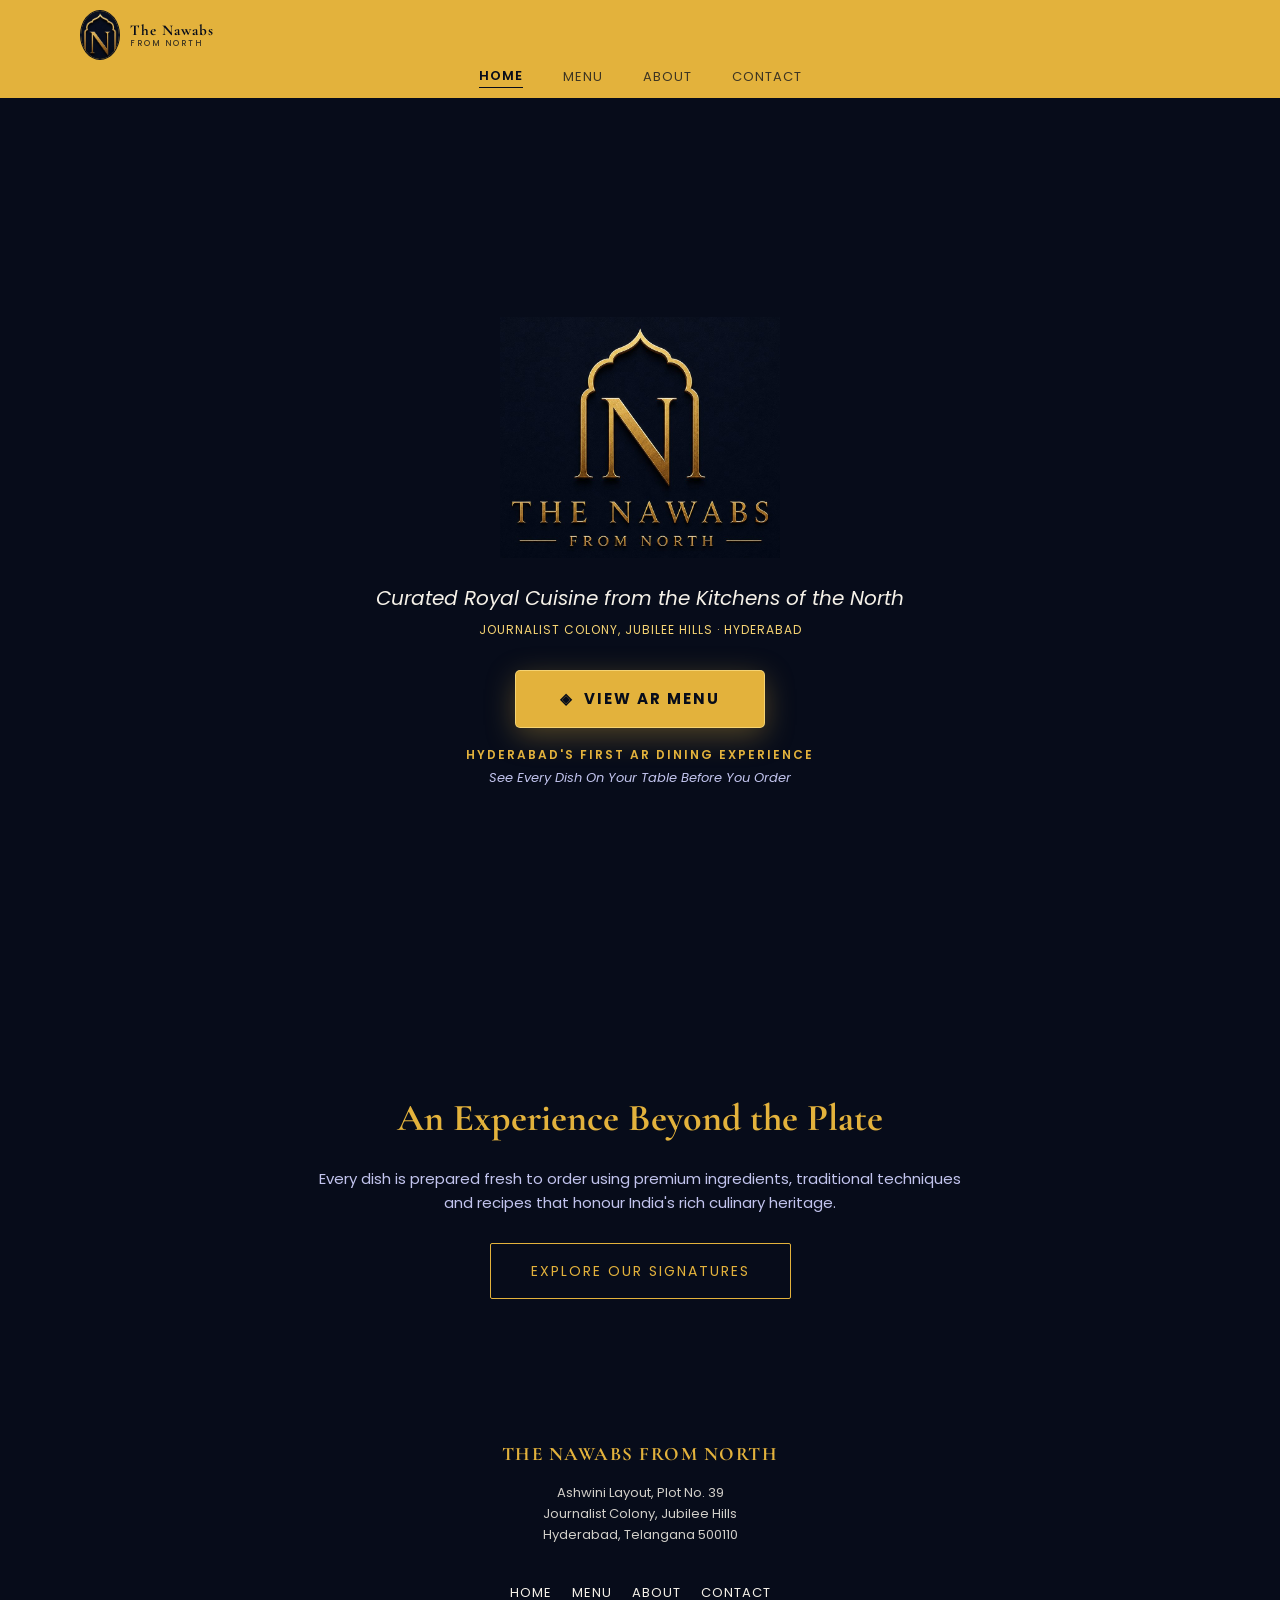
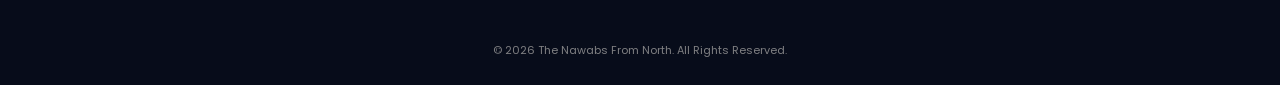
<file: index.html>
<!DOCTYPE html>
<html lang="en">
<head>
  <meta charset="UTF-8" />
  <meta name="viewport" content="width=device-width, initial-scale=1.0, maximum-scale=1.0, viewport-fit=cover" />
  <title>The Nawabs From North — Royal Menu</title>
  <meta name="description" content="Curated Royal Cuisine from the Kitchens of the North. Jubilee Hills, Hyderabad." />

  <!-- SEO: canonical + social sharing previews -->
  <link rel="canonical" href="https://thenawabsfromnorth.com/" />

  <meta property="og:type" content="restaurant.menu" />
  <meta property="og:title" content="The Nawabs From North — Royal Menu" />
  <meta property="og:description" content="Curated Royal Cuisine from the Kitchens of the North. Jubilee Hills, Hyderabad." />
  <meta property="og:url" content="https://thenawabsfromnorth.com/" />
  <meta property="og:image" content="https://thenawabsfromnorth.com/assets/logo/logo-full.jpg" />
  <meta property="og:site_name" content="The Nawabs From North" />
  <meta property="og:locale" content="en_IN" />

  <meta name="twitter:card" content="summary_large_image" />
  <meta name="twitter:title" content="The Nawabs From North — Royal Menu" />
  <meta name="twitter:description" content="Curated Royal Cuisine from the Kitchens of the North. Jubilee Hills, Hyderabad." />
  <meta name="twitter:image" content="https://thenawabsfromnorth.com/assets/logo/logo-full.jpg" />

  <!-- Favicon -->
  <link rel="icon" type="image/png" href="assets/logo/favicon-256.png" />
  <link rel="preload" as="image" href="assets/logo/logo-full.jpg" />

  <!-- Fonts (we'll pick final fonts together in Step 3) -->
  <link rel="preconnect" href="https://fonts.googleapis.com" />
  <link rel="preconnect" href="https://fonts.gstatic.com" crossorigin />
  <link href="https://fonts.googleapis.com/css2?family=Cormorant+Garamond:ital,wght@0,500;0,600;0,700;1,500&family=Poppins:wght@300;400;500;600&display=swap" rel="stylesheet" />

  <!-- Stylesheets -->
  <link rel="stylesheet" href="css/style.css" />
  <link rel="stylesheet" href="css/responsive.css" />

  <!-- Structured data: helps Google show address, hours, cuisine in search results -->
  <script type="application/ld+json">
  {
    "@context": "https://schema.org",
    "@type": "Restaurant",
    "name": "The Nawabs From North",
    "image": "https://thenawabsfromnorth.com/assets/logo/logo-full.jpg",
    "url": "https://thenawabsfromnorth.com/",
    "telephone": "+91-7993503300",
    "servesCuisine": ["North Indian", "Mughlai", "Tandoor", "Biryani"],
    "priceRange": "₹₹",
    "address": {
      "@type": "PostalAddress",
      "streetAddress": "Ashwini Layout, Plot No. 39, Journalist Colony",
      "addressLocality": "Jubilee Hills, Hyderabad",
      "addressRegion": "Telangana",
      "postalCode": "500110",
      "addressCountry": "IN"
    },
    "openingHoursSpecification": {
      "@type": "OpeningHoursSpecification",
      "dayOfWeek": ["Monday", "Tuesday", "Wednesday", "Thursday", "Friday", "Saturday", "Sunday"],
      "opens": "12:00",
      "closes": "23:30"
    },
    "menu": "https://thenawabsfromnorth.com/menu.html"
  }
  </script>
</head>
<body>

  <!-- ============================= -->
  <!-- NAVIGATION BAR                -->
  <!-- ============================= -->
  <header class="site-header">
    <nav class="navbar">
      <a href="index.html" class="nav-logo">
        <img src="assets/logo/logo-icon.jpg" alt="The Nawabs From North" width="40" height="40" />
        <span class="nav-logo-text">
          <span class="brand-main">The Nawabs</span>
          <span class="brand-sub">From North</span>
        </span>
      </a>

      <ul class="nav-links" id="navLinks">
        <li><a href="index.html">Home</a></li>
        <li><a href="menu.html">Menu</a></li>
        <li><a href="about.html">About</a></li>
        <li><a href="contact.html">Contact</a></li>
      </ul>
    </nav>
  </header>

  <!-- ============================= -->
  <!-- HERO SECTION                  -->
  <!-- ============================= -->
  <section class="hero">
    <div class="hero-content">
      <img src="assets/logo/logo-full.jpg" alt="The Nawabs From North" class="hero-logo" width="900" height="774" />
      <p class="hero-tagline">Curated Royal Cuisine from the Kitchens of the North</p>
      <p class="hero-location">Journalist Colony, Jubilee Hills · Hyderabad</p>

      <a href="menu.html" class="btn-ar-menu">
        <span class="ar-icon">◈</span> View AR Menu
      </a>

      <div class="hero-ar-subtext">
        <span class="eyebrow">Hyderabad's First AR Dining Experience</span>
        <span class="subline">See Every Dish On Your Table Before You Order</span>
      </div>
    </div>
  </section>

  <!-- ============================= -->
  <!-- BRAND INTRO SECTION            -->
  <!-- ============================= -->
  <section class="brand-intro fade-in">
    <h2>An Experience Beyond the Plate</h2>
    <p>
      Every dish is prepared fresh to order using premium ingredients,
      traditional techniques and recipes that honour India's rich culinary heritage.
    </p>
    <a href="menu.html" class="btn-secondary">Explore Our Signatures</a>
  </section>

  <!-- ============================= -->
  <!-- FOOTER                        -->
  <!-- ============================= -->
  <footer class="site-footer">
    <div class="footer-brand">
      <h3>THE NAWABS FROM NORTH</h3>
      <p>Ashwini Layout, Plot No. 39<br />
        Journalist Colony, Jubilee Hills<br />
        Hyderabad, Telangana 500110</p>
    </div>

    <div class="footer-links">
      <a href="index.html">Home</a>
      <a href="menu.html">Menu</a>
      <a href="about.html">About</a>
      <a href="contact.html">Contact</a>
    </div>

    <p class="footer-copyright">&copy; 2026 The Nawabs From North. All Rights Reserved.</p>
  </footer>

  <script src="js/script.js"></script>
</body>
</html>
</file>
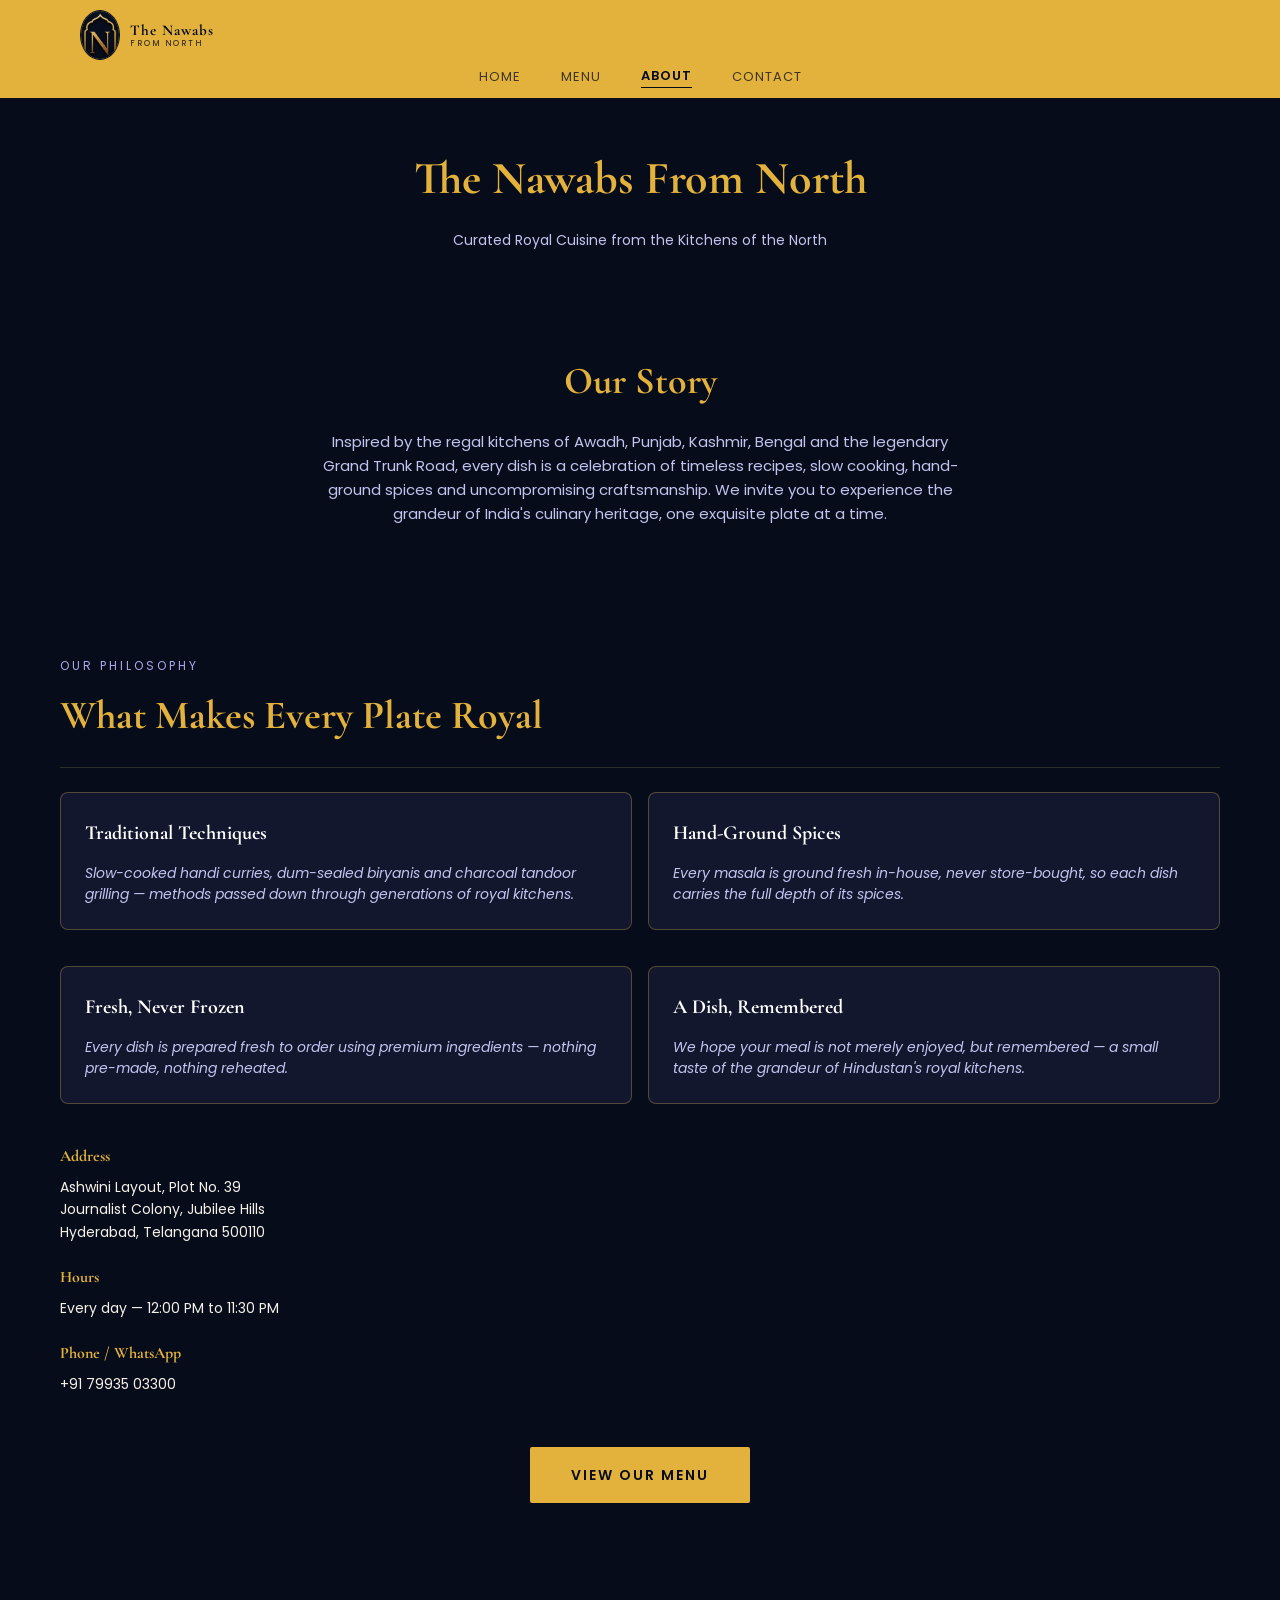
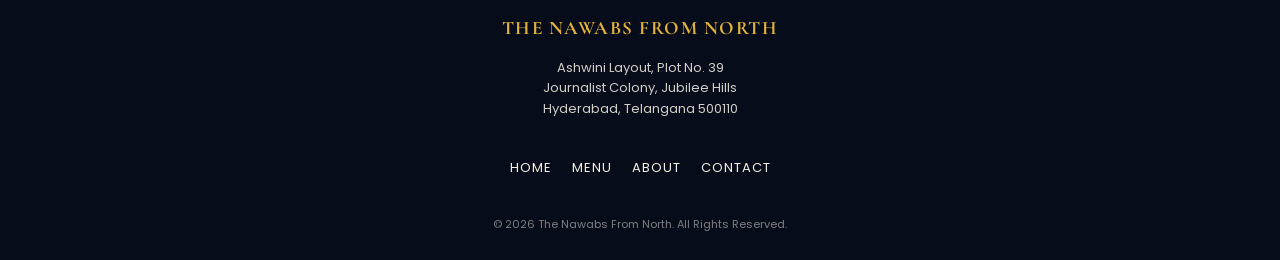
<file: about.html>
<!DOCTYPE html>
<html lang="en">
<head>
  <meta charset="UTF-8" />
  <meta name="viewport" content="width=device-width, initial-scale=1.0, maximum-scale=1.0, viewport-fit=cover" />
  <title>About Us — The Nawabs From North</title>
  <meta name="description" content="The story behind The Nawabs From North — royal cuisine inspired by the kitchens of Awadh, Punjab, Kashmir, Bengal and the Grand Trunk Road." />

  <!-- SEO: canonical + social sharing previews -->
  <link rel="canonical" href="https://thenawabsfromnorth.com/about.html" />

  <meta property="og:type" content="restaurant.menu" />
  <meta property="og:title" content="About Us — The Nawabs From North" />
  <meta property="og:description" content="The story behind The Nawabs From North — royal cuisine inspired by the kitchens of Awadh, Punjab, Kashmir, Bengal and the Grand Trunk Road." />
  <meta property="og:url" content="https://thenawabsfromnorth.com/about.html" />
  <meta property="og:image" content="https://thenawabsfromnorth.com/assets/logo/logo-full.jpg" />
  <meta property="og:site_name" content="The Nawabs From North" />
  <meta property="og:locale" content="en_IN" />

  <meta name="twitter:card" content="summary_large_image" />
  <meta name="twitter:title" content="About Us — The Nawabs From North" />
  <meta name="twitter:description" content="The story behind The Nawabs From North — royal cuisine inspired by the kitchens of Awadh, Punjab, Kashmir, Bengal and the Grand Trunk Road." />
  <meta name="twitter:image" content="https://thenawabsfromnorth.com/assets/logo/logo-full.jpg" />

  <link rel="icon" type="image/png" href="assets/logo/favicon-256.png" />

  <link rel="preconnect" href="https://fonts.googleapis.com" />
  <link rel="preconnect" href="https://fonts.gstatic.com" crossorigin />
  <link href="https://fonts.googleapis.com/css2?family=Cormorant+Garamond:ital,wght@0,500;0,600;0,700;1,500&family=Poppins:wght@300;400;500;600&display=swap" rel="stylesheet" />

  <link rel="stylesheet" href="css/style.css" />
  <link rel="stylesheet" href="css/responsive.css" />
</head>
<body id="top">

  <header class="site-header">
    <nav class="navbar">
      <a href="index.html" class="nav-logo">
        <img src="assets/logo/logo-icon.jpg" alt="The Nawabs From North" width="40" height="40" />
        <span class="nav-logo-text">
          <span class="brand-main">The Nawabs</span>
          <span class="brand-sub">From North</span>
        </span>
      </a>

      <ul class="nav-links" id="navLinks">
        <li><a href="index.html">Home</a></li>
        <li><a href="menu.html">Menu</a></li>
        <li><a href="about.html">About</a></li>
        <li><a href="contact.html">Contact</a></li>
      </ul>
    </nav>
  </header>

  <!-- ============================= -->
  <!-- ABOUT PAGE INTRO               -->
  <!-- ============================= -->
  <section class="contact-page-header">
    <h1 class="contact-page-title">The Nawabs From North</h1>
    <p class="contact-page-intro">Curated Royal Cuisine from the Kitchens of the North</p>
  </section>

  <!-- ============================= -->
  <!-- BRAND STORY                    -->
  <!-- ============================= -->
  <section class="brand-intro fade-in">
    <h2>Our Story</h2>
    <p>
      Inspired by the regal kitchens of Awadh, Punjab, Kashmir, Bengal and the legendary
      Grand Trunk Road, every dish is a celebration of timeless recipes, slow cooking,
      hand-ground spices and uncompromising craftsmanship. We invite you to experience
      the grandeur of India's culinary heritage, one exquisite plate at a time.
    </p>
  </section>

  <!-- ============================= -->
  <!-- PHILOSOPHY / WHAT MAKES US DIFFERENT -->
  <!-- ============================= -->
  <section class="menu-main">
    <div class="menu-section" id="philosophy" style="padding-top: 12px;">
      <span class="section-label">OUR PHILOSOPHY</span>
      <h2 class="section-title">What Makes Every Plate Royal</h2>
      <hr class="section-divider" />
      <div class="menu-grid">
        <div class="dish-card">
          <h3 class="dish-name">Traditional Techniques</h3>
          <p class="dish-description">Slow-cooked handi curries, dum-sealed biryanis and charcoal tandoor grilling &mdash; methods passed down through generations of royal kitchens.</p>
        </div>
        <div class="dish-card">
          <h3 class="dish-name">Hand-Ground Spices</h3>
          <p class="dish-description">Every masala is ground fresh in-house, never store-bought, so each dish carries the full depth of its spices.</p>
        </div>
        <div class="dish-card">
          <h3 class="dish-name">Fresh, Never Frozen</h3>
          <p class="dish-description">Every dish is prepared fresh to order using premium ingredients &mdash; nothing pre-made, nothing reheated.</p>
        </div>
        <div class="dish-card">
          <h3 class="dish-name">A Dish, Remembered</h3>
          <p class="dish-description">We hope your meal is not merely enjoyed, but remembered &mdash; a small taste of the grandeur of Hindustan's royal kitchens.</p>
        </div>
      </div>
    </div>
  </section>

  <!-- ============================= -->
  <!-- VISIT US                       -->
  <!-- ============================= -->
  <section class="contact-layout" style="grid-template-columns: 1fr; padding-top: 8px;">
    <div class="contact-info-block">
      <div class="contact-info-item">
        <h3>Address</h3>
        <p>Ashwini Layout, Plot No. 39<br />
          Journalist Colony, Jubilee Hills<br />
          Hyderabad, Telangana 500110</p>
      </div>
      <div class="contact-info-item">
        <h3>Hours</h3>
        <p>Every day &mdash; 12:00 PM to 11:30 PM</p>
      </div>
      <div class="contact-info-item">
        <h3>Phone / WhatsApp</h3>
        <a href="tel:+917993503300">+91 79935 03300</a>
      </div>
    </div>
    <div style="text-align: center; margin-top: 20px;">
      <a href="menu.html" class="btn-primary">View Our Menu</a>
    </div>
  </section>

  <!-- ============================= -->
  <!-- FOOTER                        -->
  <!-- ============================= -->
  <footer class="site-footer">
    <div class="footer-brand">
      <h3>THE NAWABS FROM NORTH</h3>
      <p>Ashwini Layout, Plot No. 39<br />
        Journalist Colony, Jubilee Hills<br />
        Hyderabad, Telangana 500110</p>
    </div>

    <div class="footer-links">
      <a href="index.html">Home</a>
      <a href="menu.html">Menu</a>
      <a href="about.html">About</a>
      <a href="contact.html">Contact</a>
    </div>

    <p class="footer-copyright">&copy; 2026 The Nawabs From North. All Rights Reserved.</p>
  </footer>

  <script src="js/script.js"></script>
</body>
</html>
</file>
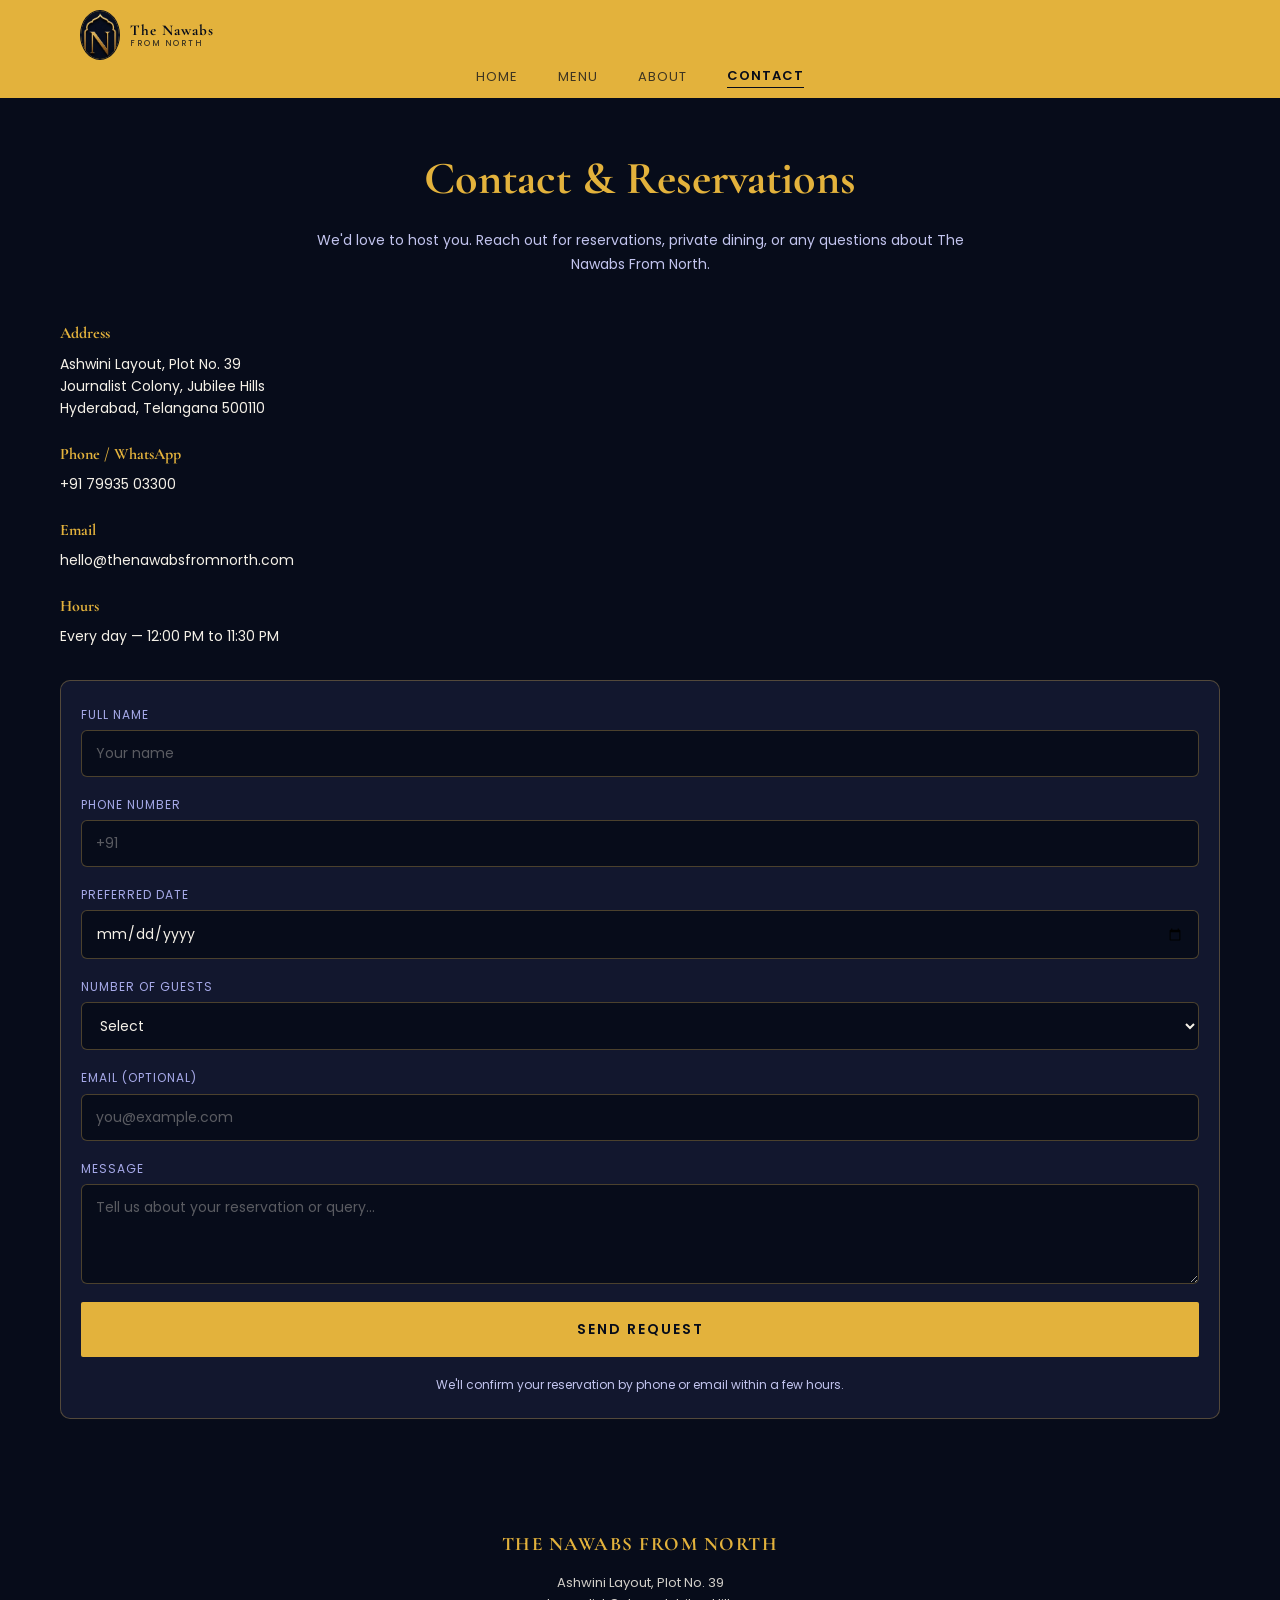
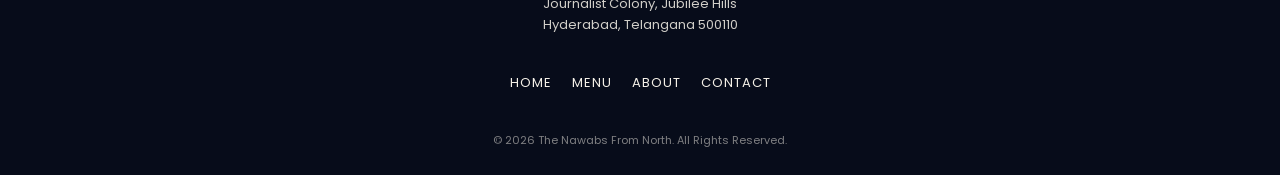
<file: contact.html>
<!DOCTYPE html>
<html lang="en">
<head>
  <meta charset="UTF-8" />
  <meta name="viewport" content="width=device-width, initial-scale=1.0, maximum-scale=1.0, viewport-fit=cover" />
  <title>Contact & Reservations — The Nawabs From North</title>
  <meta name="description" content="Get in touch with The Nawabs From North or reserve your table. Located in Journalist Colony, Jubilee Hills, Hyderabad." />

  <!-- SEO: canonical + social sharing previews -->
  <link rel="canonical" href="https://thenawabsfromnorth.com/contact.html" />

  <meta property="og:type" content="restaurant.menu" />
  <meta property="og:title" content="Contact & Reservations — The Nawabs From North" />
  <meta property="og:description" content="Get in touch with The Nawabs From North or reserve your table. Located in Journalist Colony, Jubilee Hills, Hyderabad." />
  <meta property="og:url" content="https://thenawabsfromnorth.com/contact.html" />
  <meta property="og:image" content="https://thenawabsfromnorth.com/assets/logo/logo-full.jpg" />
  <meta property="og:site_name" content="The Nawabs From North" />
  <meta property="og:locale" content="en_IN" />

  <meta name="twitter:card" content="summary_large_image" />
  <meta name="twitter:title" content="Contact & Reservations — The Nawabs From North" />
  <meta name="twitter:description" content="Get in touch with The Nawabs From North or reserve your table. Located in Journalist Colony, Jubilee Hills, Hyderabad." />
  <meta name="twitter:image" content="https://thenawabsfromnorth.com/assets/logo/logo-full.jpg" />

  <link rel="icon" type="image/png" href="assets/logo/favicon-256.png" />

  <link rel="preconnect" href="https://fonts.googleapis.com" />
  <link rel="preconnect" href="https://fonts.gstatic.com" crossorigin />
  <link href="https://fonts.googleapis.com/css2?family=Cormorant+Garamond:ital,wght@0,500;0,600;0,700;1,500&family=Poppins:wght@300;400;500;600&display=swap" rel="stylesheet" />

  <link rel="stylesheet" href="css/style.css" />
  <link rel="stylesheet" href="css/responsive.css" />
</head>
<body id="top">

  <header class="site-header">
    <nav class="navbar">
      <a href="index.html" class="nav-logo">
        <img src="assets/logo/logo-icon.jpg" alt="The Nawabs From North" width="40" height="40" />
        <span class="nav-logo-text">
          <span class="brand-main">The Nawabs</span>
          <span class="brand-sub">From North</span>
        </span>
      </a>

      <ul class="nav-links" id="navLinks">
        <li><a href="index.html">Home</a></li>
        <li><a href="menu.html">Menu</a></li>
        <li><a href="about.html">About</a></li>
        <li><a href="contact.html">Contact</a></li>
      </ul>
    </nav>
  </header>

  <!-- ============================= -->
  <!-- CONTACT PAGE INTRO             -->
  <!-- ============================= -->
  <section class="contact-page-header">
    <h1 class="contact-page-title">Contact &amp; Reservations</h1>
    <p class="contact-page-intro">
      We'd love to host you. Reach out for reservations, private dining,
      or any questions about The Nawabs From North.
    </p>
  </section>

  <!-- ============================= -->
  <!-- CONTACT INFO + FORM           -->
  <!-- ============================= -->
  <main class="contact-layout">

    <div class="contact-info-block">
      <div class="contact-info-item">
        <h3>Address</h3>
        <p>Ashwini Layout, Plot No. 39<br />
          Journalist Colony, Jubilee Hills<br />
          Hyderabad, Telangana 500110</p>
      </div>

      <div class="contact-info-item">
        <h3>Phone / WhatsApp</h3>
        <a href="tel:+917993503300">+91 79935 03300</a>
      </div>

      <div class="contact-info-item">
        <h3>Email</h3>
        <a href="mailto:hello@thenawabsfromnorth.com">hello@thenawabsfromnorth.com</a>
      </div>

      <div class="contact-info-item">
        <h3>Hours</h3>
        <p>Every day &mdash; 12:00 PM to 11:30 PM</p>
      </div>
    </div>

    <form class="contact-form" id="contactForm">
      <div class="form-row">
        <div class="form-group">
          <label for="fullName">Full Name</label>
          <input type="text" id="fullName" name="fullName" placeholder="Your name" required />
        </div>
        <div class="form-group">
          <label for="phone">Phone Number</label>
          <input type="tel" id="phone" name="phone" placeholder="+91" required />
        </div>
      </div>

      <div class="form-row">
        <div class="form-group">
          <label for="date">Preferred Date</label>
          <input type="date" id="date" name="date" />
        </div>
        <div class="form-group">
          <label for="guests">Number of Guests</label>
          <select id="guests" name="guests">
            <option value="">Select</option>
            <option value="1-2">1&ndash;2</option>
            <option value="3-4">3&ndash;4</option>
            <option value="5-8">5&ndash;8</option>
            <option value="9+">9+</option>
          </select>
        </div>
      </div>

      <div class="form-group">
        <label for="email">Email (optional)</label>
        <input type="email" id="email" name="email" placeholder="you@example.com" />
      </div>

      <div class="form-group">
        <label for="message">Message</label>
        <textarea id="message" name="message" placeholder="Tell us about your reservation or query..."></textarea>
      </div>

      <button type="submit" class="btn-primary">Send Request</button>
      <p class="form-submit-note">We'll confirm your reservation by phone or email within a few hours.</p>
    </form>

  </main>

  <!-- ============================= -->
  <!-- FOOTER                        -->
  <!-- ============================= -->
  <footer class="site-footer">
    <div class="footer-brand">
      <h3>THE NAWABS FROM NORTH</h3>
      <p>Ashwini Layout, Plot No. 39<br />
        Journalist Colony, Jubilee Hills<br />
        Hyderabad, Telangana 500110</p>
    </div>

    <div class="footer-links">
      <a href="index.html">Home</a>
      <a href="menu.html">Menu</a>
      <a href="about.html">About</a>
      <a href="contact.html">Contact</a>
    </div>

    <p class="footer-copyright">&copy; 2026 The Nawabs From North. All Rights Reserved.</p>
  </footer>

  <script src="js/script.js"></script>
</body>
</html>
</file>
<file: css/style.css>
/* =====================================================
   THE NAWABS FROM NORTH — MAIN STYLESHEET
   Mobile-first: base styles = phone. Larger screens are
   scaled UP in responsive.css using min-width media queries.
   ===================================================== */

/* -----------------------------------------------------
   1. CSS VARIABLES (Design System)
----------------------------------------------------- */
:root {
  /* Colors — matched to live site reference, boosted for contrast */
  --royal-blue: #070C1A;        /* precise match to logo background */
  --royal-blue-light: #12172E;  /* card background, slightly lighter */
  --card-border: rgba(230, 190, 90, 0.3);
  --gold: #E3B23C;              /* richer, more saturated gold */
  --gold-light: #F5D373;
  --lavender: #A6A9E8;          /* brighter periwinkle for inactive nav links */
  --white: #FFFFFF;             /* dish names, pure white for max contrast */
  --off-white: #F5F1E8;
  --desc-text: #C2C4EE;         /* italic description text, brighter lavender-gray */
  --text-dark: #1A1A1A;
  --text-muted: #6b6b6b;

  /* Fonts */
  --font-heading: 'Cormorant Garamond', serif;
  --font-body: 'Poppins', sans-serif;

  /* Spacing — smaller on mobile by default */
  --section-padding: 60px 20px;
  --max-width: 1200px;

  /* Transitions */
  --transition: 0.2s ease;

  /* Minimum comfortable tap target (Apple/Google standard) */
  --tap-target: 44px;
}

/* -----------------------------------------------------
   2. RESET & BASE STYLES
----------------------------------------------------- */
* {
  margin: 0;
  padding: 0;
  box-sizing: border-box;
  -webkit-tap-highlight-color: transparent; /* removes grey flash on tap, iOS/Android */
}

html {
  scroll-behavior: smooth;
}

body {
  font-family: var(--font-body);
  color: var(--off-white);
  background-color: var(--royal-blue);
  line-height: 1.6;
  overflow-x: hidden;
  font-size: 15px; /* comfortable base size for phone screens */
  /* Prevents content sitting under the iPhone notch/Dynamic Island or
     the rounded corners on Android edge-to-edge screens */
  padding-left: env(safe-area-inset-left);
  padding-right: env(safe-area-inset-right);
}

img {
  max-width: 100%;
  display: block;
}

a {
  text-decoration: none;
  color: inherit;
}

ul {
  list-style: none;
}

h1, h2, h3 {
  font-family: var(--font-heading);
  font-weight: 700;
}

button {
  font-family: inherit;
}

/* -----------------------------------------------------
   3. BUTTONS
   min-height ensures every button is easy to tap with a thumb
----------------------------------------------------- */
.btn-primary,
.btn-secondary {
  display: inline-flex;
  align-items: center;
  justify-content: center;
  min-height: var(--tap-target);
  padding: 14px 32px;
  border-radius: 2px;
  font-size: 13px;
  letter-spacing: 1.5px;
  text-transform: uppercase;
  cursor: pointer;
  transition: var(--transition);
  border: 1px solid transparent;
  -webkit-tap-highlight-color: transparent;
}

.btn-primary {
  background-color: var(--gold);
  color: var(--royal-blue);
  font-weight: 600;
}

/* :active = instant feedback on tap (works on touch, unlike :hover) */
.btn-primary:active {
  background-color: var(--gold-light);
  transform: scale(0.97);
}

.btn-secondary {
  background-color: transparent;
  color: var(--gold);
  border: 1px solid var(--gold);
}

.btn-secondary:active {
  background-color: var(--gold);
  color: var(--royal-blue);
}

/* Hover effects only apply on devices that actually support hover (laptops/desktops) */
@media (hover: hover) {
  .btn-primary:hover {
    background-color: var(--gold-light);
    transform: translateY(-2px);
  }
  .btn-secondary:hover {
    background-color: var(--gold);
    color: var(--royal-blue);
  }
}

/* -----------------------------------------------------
   4. NAVIGATION BAR (mobile default = collapsed hamburger)
----------------------------------------------------- */
.site-header {
  width: 100%;
  background-color: var(--gold);
  padding-top: env(safe-area-inset-top); /* clears notch since header sits at very top of page */
}

.navbar {
  max-width: var(--max-width);
  margin: 0 auto;
  display: flex;
  align-items: center;
  justify-content: space-between;
  flex-wrap: wrap;
  row-gap: 6px;
  padding: 8px 16px;
}

.nav-logo {
  display: flex;
  align-items: center;
  gap: 10px;
}

.nav-logo img {
  height: 40px;
  width: 40px;
  aspect-ratio: 1 / 1;
  flex-shrink: 0;
  border-radius: 50%;
  object-fit: cover;
  display: block;
  background-color: var(--royal-blue); /* keeps logo's own backdrop matching page navy */
  border: 1.5px solid var(--royal-blue);
}

.nav-logo-text {
  display: flex;
  flex-direction: column;
  line-height: 1.15;
}

.nav-logo-text .brand-main {
  font-family: var(--font-heading);
  font-size: 15px;
  font-weight: 700;
  color: var(--royal-blue);
  letter-spacing: 1px;
  white-space: nowrap;
}

.nav-logo-text .brand-sub {
  font-family: var(--font-body);
  font-size: 8px;
  font-weight: 500;
  color: var(--royal-blue);
  opacity: 0.75;
  letter-spacing: 1.5px;
  text-transform: uppercase;
  white-space: nowrap;
}

/* Nav links — always a horizontal row, no hamburger/slide-in panel needed */
.nav-links {
  display: flex;
  flex-direction: row;
  align-items: center;
  justify-content: center;
  gap: 16px;
  flex-wrap: wrap;
  width: 100%;
  order: 3; /* wraps to its own row below the logo on narrow phones */
}

.nav-links a {
  display: flex;
  align-items: center;
  color: var(--royal-blue);
  opacity: 0.75;
  font-size: 11px;
  letter-spacing: 1px;
  text-transform: uppercase;
  transition: var(--transition);
}

.nav-links a.active {
  opacity: 1;
  font-weight: 600;
  border-bottom: 1.5px solid var(--royal-blue);
}


/* -----------------------------------------------------
   5. HERO SECTION
----------------------------------------------------- */
.hero {
  min-height: 100svh; /* svh = stable viewport height, avoids mobile browser URL-bar jump */
  display: flex;
  align-items: center;
  justify-content: center;
  text-align: center;
  background-color: var(--royal-blue);
  padding: 40px 20px;
}

.hero-content {
  max-width: 800px;
  animation: fadeInUp 1s ease;
}

.hero-logo {
  max-width: 280px;
  width: 70%;
  height: auto;
  margin: 0 auto 24px;
}

.hero-title {
  color: var(--gold);
  font-size: clamp(30px, 9vw, 64px);
  letter-spacing: 2px;
  line-height: 1.2;
  margin-bottom: 16px;
  text-shadow: 0 0 30px rgba(227, 178, 60, 0.25);
}

.hero-title span {
  display: block;
  color: var(--gold-light);
}

.hero-tagline {
  color: var(--off-white);
  font-size: clamp(14px, 3.5vw, 20px);
  font-style: italic;
  margin-bottom: 6px;
  padding: 0 10px;
}

.hero-location {
  color: var(--gold-light);
  font-size: 12px;
  letter-spacing: 1px;
  text-transform: uppercase;
  margin-bottom: 32px;
}

/* Primary AR call-to-action — the main focus of the homepage */
.btn-ar-menu {
  display: inline-flex;
  align-items: center;
  justify-content: center;
  gap: 10px;
  min-height: 56px;
  padding: 16px 44px;
  background-color: var(--gold);
  color: var(--royal-blue);
  font-size: 15px;
  font-weight: 700;
  letter-spacing: 2px;
  text-transform: uppercase;
  border-radius: 4px;
  box-shadow: 0 0 0 1px var(--gold-light), 0 8px 30px rgba(227, 178, 60, 0.35);
  transition: var(--transition);
}

.btn-ar-menu:active {
  transform: scale(0.97);
  box-shadow: 0 0 0 1px var(--gold-light), 0 4px 16px rgba(227, 178, 60, 0.3);
}

@media (hover: hover) {
  .btn-ar-menu:hover {
    background-color: var(--gold-light);
    box-shadow: 0 0 0 1px var(--gold-light), 0 10px 40px rgba(227, 178, 60, 0.5);
    transform: translateY(-2px);
  }
}

.hero-ar-subtext {
  margin-top: 18px;
}

.hero-ar-subtext .eyebrow {
  display: block;
  color: var(--gold);
  font-size: 12px;
  font-weight: 600;
  letter-spacing: 2px;
  text-transform: uppercase;
  margin-bottom: 4px;
}

.hero-ar-subtext .subline {
  display: block;
  color: var(--desc-text);
  font-size: 13px;
  font-style: italic;
}

/* -----------------------------------------------------
   6. BRAND INTRO SECTION
----------------------------------------------------- */
.brand-intro {
  padding: var(--section-padding);
  max-width: 700px;
  margin: 0 auto;
  text-align: center;
}

.brand-intro h2 {
  color: var(--gold);
  font-size: clamp(24px, 6vw, 38px);
  margin-bottom: 18px;
}

.brand-intro p {
  color: var(--desc-text);
  font-size: 15px;
  margin-bottom: 28px;
}

/* -----------------------------------------------------
   7. CATEGORY FILTER BAR
   Matches thenawabsfromnorth.com's horizontal scroll row:
   All / Signatures / Punjab / Vegetarian / Grand Trunk / Mutton / Coastal / Rice / Biryani
----------------------------------------------------- */
.category-bar {
  position: sticky;
  top: 0;
  z-index: 500;
  display: flex;
  gap: 28px;
  overflow-x: auto;
  -webkit-overflow-scrolling: touch;
  scrollbar-width: none; /* hides scrollbar on Firefox */
  background-color: var(--royal-blue);
  padding: 16px 20px;
  border-bottom: 1px solid rgba(201, 178, 106, 0.15);
}

.category-bar::-webkit-scrollbar {
  display: none; /* hides scrollbar on Chrome/Safari */
}

.category-chip {
  flex: 0 0 auto;
  display: inline-flex;
  align-items: center;
  min-height: var(--tap-target);
  padding: 0 2px;
  color: var(--lavender);
  font-size: 13px;
  letter-spacing: 1.5px;
  text-transform: uppercase;
  white-space: nowrap;
  cursor: pointer;
  border-bottom: 2px solid transparent;
  transition: var(--transition);
}

.category-chip.active {
  color: var(--gold);
  border-bottom-color: var(--gold);
}

/* -----------------------------------------------------
   SECTION LABELS & TITLES
   e.g. "CHEF'S MASTERPIECES" (label) above
        "The Nawab's Signatures" (title)
----------------------------------------------------- */
.section-label {
  display: block;
  color: var(--lavender);
  font-size: 12px;
  letter-spacing: 3px;
  text-transform: uppercase;
  margin-bottom: 8px;
}

.section-title {
  color: var(--gold);
  font-size: clamp(26px, 6vw, 40px);
  margin-bottom: 20px;
}

.section-divider {
  border: none;
  border-top: 1px solid rgba(201, 178, 106, 0.2);
  margin-bottom: 24px;
}

/* -----------------------------------------------------
   DISH CARD
----------------------------------------------------- */
.dish-card {
  background-color: var(--royal-blue-light);
  border: 1px solid var(--card-border);
  border-radius: 8px;
  padding: 24px;
  margin-bottom: 20px;
  display: flex;
  flex-direction: column;
  gap: 14px;
}

.dish-badges {
  display: flex;
  gap: 8px;
  flex-wrap: wrap;
}

.badge {
  display: inline-flex;
  align-items: center;
  gap: 5px;
  padding: 4px 12px;
  border: 1px solid var(--gold);
  border-radius: 3px;
  color: var(--gold);
  font-size: 10px;
  letter-spacing: 1.5px;
  text-transform: uppercase;
}

.dish-name {
  color: var(--white);
  font-size: 20px;
  font-weight: 700;
}

.dish-description {
  color: var(--desc-text);
  font-size: 14px;
  font-style: italic;
  line-height: 1.5;
}

.dish-price {
  color: var(--gold);
  font-size: 18px;
  font-family: var(--font-heading);
}

.dish-card-footer {
  display: flex;
  align-items: center;
  justify-content: space-between;
  gap: 16px;
}

/* AR button — square outline with diamond icon, stacked "VIEW IN AR" text */
.ar-button {
  display: flex;
  flex-direction: column;
  align-items: center;
  justify-content: center;
  gap: 4px;
  min-width: 72px;
  min-height: 72px;
  border: 1.5px solid var(--gold);
  border-radius: 6px;
  color: var(--royal-blue);
  background: linear-gradient(145deg, var(--gold-light), var(--gold));
  font-size: 10px;
  font-weight: 600;
  letter-spacing: 1px;
  text-transform: uppercase;
  text-align: center;
  line-height: 1.4;
  cursor: pointer;
  flex-shrink: 0;
  box-shadow: 0 0 14px rgba(201, 174, 108, 0.45);
  transition: var(--transition);
}

.ar-button:active {
  transform: scale(0.96);
  box-shadow: 0 0 8px rgba(201, 174, 108, 0.3);
}

@media (hover: hover) {
  .ar-button:hover {
    box-shadow: 0 0 20px rgba(201, 174, 108, 0.65);
  }
}

.ar-button .ar-icon {
  font-size: 16px;
}

/* Dish cards that have a real AR model get a subtle highlighted border/glow
   so they're easy to spot while scanning the menu */
.dish-card.has-ar {
  border-color: var(--gold);
  box-shadow: 0 0 0 1px rgba(201, 174, 108, 0.25), 0 4px 18px rgba(201, 174, 108, 0.12);
  position: relative;
}

.dish-card.has-ar::before {
  content: "AR";
  position: absolute;
  top: -9px;
  left: 18px;
  background-color: var(--gold);
  color: var(--royal-blue);
  font-size: 10px;
  font-weight: 700;
  letter-spacing: 1px;
  padding: 2px 10px;
  border-radius: 10px;
}

/* -----------------------------------------------------
   MENU PAGE — intro header
----------------------------------------------------- */
.menu-page-header {
  padding: 44px 20px 8px;
  max-width: 720px;
  margin: 0 auto;
  text-align: center;
}

.menu-page-title {
  color: var(--gold);
  font-size: clamp(30px, 8vw, 46px);
  margin-bottom: 14px;
}

.menu-page-intro {
  color: var(--desc-text);
  font-size: 14px;
  line-height: 1.7;
}

/* -----------------------------------------------------
   MENU PAGE — section spacing + grid
----------------------------------------------------- */
.menu-main {
  max-width: var(--max-width);
  margin: 0 auto;
  padding: 0 20px;
}

.menu-section {
  padding-top: 48px;
  padding-bottom: 12px;
  scroll-margin-top: 64px; /* keeps heading visible below sticky category bar when jumped to */
}

.menu-grid {
  display: grid;
  grid-template-columns: 1fr;
  gap: 16px;
}

/* -----------------------------------------------------
   MENU PAGE — Grand Platter special section
----------------------------------------------------- */
.platter-section {
  background-color: var(--royal-blue-light);
  border: 1px solid var(--card-border);
  border-radius: 10px;
  padding: 28px 22px;
  margin-top: 20px;
}

.platter-subtitle {
  color: var(--gold);
  font-family: var(--font-heading);
  font-size: 18px;
  margin-bottom: 10px;
}

.platter-intro {
  color: var(--desc-text);
  font-size: 14px;
  margin-bottom: 20px;
}

.platter-columns {
  display: grid;
  grid-template-columns: 1fr;
  gap: 20px;
}

.platter-block-title {
  color: var(--gold);
  font-size: 16px;
  margin-bottom: 10px;
}

.platter-list {
  list-style: disc;
  padding-left: 20px;
}

.platter-list li {
  color: var(--off-white);
  font-size: 14px;
  margin-bottom: 6px;
}

/* -----------------------------------------------------
   MENU PAGE — Chef's Recommendation pills
----------------------------------------------------- */
.rec-pills-wrap {
  display: flex;
  flex-wrap: wrap;
  gap: 10px;
}

.rec-pill {
  display: inline-flex;
  align-items: center;
  padding: 10px 16px;
  border: 1px solid var(--gold);
  border-radius: 30px;
  color: var(--gold);
  font-size: 12px;
  letter-spacing: 0.5px;
}

/* -----------------------------------------------------
   AR PREVIEW MODAL
----------------------------------------------------- */
.ar-modal {
  display: none;
  position: fixed;
  inset: 0;
  z-index: 2000;
  background: rgba(0, 0, 0, 0.75);
  align-items: flex-end;
  justify-content: center;
}

.ar-modal.active {
  display: flex;
}

.ar-modal-inner {
  width: 100%;
  max-width: 480px;
  background-color: var(--royal-blue-light);
  border: 1px solid var(--card-border);
  border-radius: 16px 16px 0 0;
  padding: 20px;
  padding-bottom: calc(24px + env(safe-area-inset-bottom));
  position: relative;
  animation: slideUp 0.3s ease;
}

@keyframes slideUp {
  from { transform: translateY(100%); }
  to { transform: translateY(0); }
}

.ar-modal-close {
  position: absolute;
  top: 14px;
  right: 14px;
  width: 36px;
  height: 36px;
  border-radius: 50%;
  border: none;
  background-color: rgba(255, 255, 255, 0.08);
  color: var(--off-white);
  font-size: 20px;
  line-height: 1;
  cursor: pointer;
  z-index: 1;
}

.ar-modal-title {
  color: var(--gold);
  font-size: 20px;
  margin-bottom: 14px;
  padding-right: 40px;
}

.ar-launch-button {
  position: absolute;
  bottom: 16px;
  left: 50%;
  transform: translateX(-50%);
  padding: 12px 28px;
  border: none;
  border-radius: 30px;
  background: linear-gradient(145deg, var(--gold-light), var(--gold));
  color: var(--royal-blue);
  font-family: var(--font-body);
  font-size: 13px;
  font-weight: 600;
  letter-spacing: 0.5px;
  cursor: pointer;
  box-shadow: 0 0 14px rgba(201, 174, 108, 0.45);
}

.ar-modal-hint {
  color: var(--desc-text);
  font-size: 12px;
  text-align: center;
  margin-top: 14px;
}

/* -----------------------------------------------------
   CONTACT PAGE
----------------------------------------------------- */
.contact-page-header {
  padding: 44px 20px 8px;
  max-width: 720px;
  margin: 0 auto;
  text-align: center;
}

.contact-page-title {
  color: var(--gold);
  font-size: clamp(30px, 8vw, 46px);
  margin-bottom: 14px;
}

.contact-page-intro {
  color: var(--desc-text);
  font-size: 14px;
  line-height: 1.7;
}

.contact-layout {
  max-width: var(--max-width);
  margin: 0 auto;
  padding: 36px 20px 60px;
  display: grid;
  grid-template-columns: 1fr;
  gap: 32px;
}

.contact-info-block {
  display: flex;
  flex-direction: column;
  gap: 22px;
}

.contact-info-item h3 {
  color: var(--gold);
  font-size: 16px;
  margin-bottom: 6px;
}

.contact-info-item p,
.contact-info-item a {
  color: var(--off-white);
  font-size: 14px;
  line-height: 1.6;
}

.contact-info-item a {
  display: block;
}

/* Form */
.contact-form {
  display: flex;
  flex-direction: column;
  gap: 18px;
  background-color: var(--royal-blue-light);
  border: 1px solid var(--card-border);
  border-radius: 10px;
  padding: 24px 20px;
}

.form-row {
  display: grid;
  grid-template-columns: 1fr;
  gap: 18px;
}

.form-group {
  display: flex;
  flex-direction: column;
  gap: 6px;
}

.form-group label {
  color: var(--lavender);
  font-size: 12px;
  letter-spacing: 1px;
  text-transform: uppercase;
}

.form-group input,
.form-group select,
.form-group textarea {
  min-height: var(--tap-target);
  padding: 12px 14px;
  background-color: var(--royal-blue);
  border: 1px solid var(--card-border);
  border-radius: 6px;
  color: var(--off-white);
  font-family: var(--font-body);
  font-size: 14px;
}

.form-group textarea {
  min-height: 100px;
  resize: vertical;
}

.form-group input:focus,
.form-group select:focus,
.form-group textarea:focus {
  outline: none;
  border-color: var(--gold);
}

.form-group input::placeholder,
.form-group textarea::placeholder {
  color: rgba(245, 241, 232, 0.35);
}

.form-submit-note {
  color: var(--desc-text);
  font-size: 12px;
  text-align: center;
}

/* -----------------------------------------------------
   8. FOOTER
----------------------------------------------------- */
.site-footer {
  background-color: var(--royal-blue);
  color: var(--off-white);
  padding: 50px 20px calc(26px + env(safe-area-inset-bottom));
  text-align: center;
}

.footer-brand h3 {
  color: var(--gold);
  font-size: 19px;
  letter-spacing: 1.5px;
  margin-bottom: 14px;
}

.footer-brand p {
  font-size: 13px;
  color: var(--off-white);
  opacity: 0.85;
  margin-bottom: 26px;
}

.footer-links {
  display: flex;
  justify-content: center;
  gap: 20px;
  margin-bottom: 26px;
  flex-wrap: wrap;
}

.footer-links a {
  display: inline-flex;
  align-items: center;
  min-height: var(--tap-target);
  font-size: 12px;
  letter-spacing: 1px;
  text-transform: uppercase;
  color: var(--off-white);
}

.footer-links a:active {
  color: var(--gold);
}

.footer-copyright {
  font-size: 11px;
  color: var(--off-white);
  opacity: 0.5;
}

/* -----------------------------------------------------
   9. ANIMATIONS
----------------------------------------------------- */
@keyframes fadeInUp {
  from {
    opacity: 0;
    transform: translateY(20px);
  }
  to {
    opacity: 1;
    transform: translateY(0);
  }
}

/* Scroll-triggered fade-in (paired with IntersectionObserver in script.js) */
.fade-in {
  opacity: 0;
  transform: translateY(24px);
  transition: opacity 0.7s ease, transform 0.7s ease;
}

.fade-in-visible {
  opacity: 1;
  transform: translateY(0);
}
</file>
<file: css/responsive.css>
/* =====================================================
   RESPONSIVE.CSS — Mobile-first scale-up rules
   Base styles in style.css already target phones.
   These media queries ADD/ADJUST styles for bigger screens.
   ===================================================== */

/* -----------------------------------------------------
   SMALL PHONES (375px and under)
   e.g. iPhone SE, older/budget Android devices.
   Everything in style.css already works here since it's
   mobile-first, but we tighten a few things slightly.
----------------------------------------------------- */
@media (max-width: 375px) {
  .hero-title {
    letter-spacing: 1px;
  }

  .btn-primary,
  .btn-secondary {
    padding: 12px 24px;
    font-size: 12px;
  }

  .dish-card {
    padding: 18px;
  }

  .ar-button {
    min-width: 64px;
    min-height: 64px;
  }
}

/* -----------------------------------------------------
   TABLET AND UP (768px+)
----------------------------------------------------- */
@media (min-width: 768px) {
  :root {
    --section-padding: 90px 24px;
  }

  body {
    font-size: 16px;
  }

  .navbar {
    padding: 16px 32px;
  }

  .nav-logo img {
    height: 50px;
  }

  .category-bar {
    top: 0;
    padding: 16px 32px;
    justify-content: center;
  }

  .menu-grid {
    grid-template-columns: repeat(2, 1fr);
  }

  .platter-columns {
    grid-template-columns: 1fr 1fr;
  }

  .hero {
    padding-top: 50px;
  }
}

/* -----------------------------------------------------
   DESKTOP AND UP (1024px+)
----------------------------------------------------- */
@media (min-width: 1024px) {

  .navbar {
    padding: 10px 40px;
  }

  .nav-links {
    gap: 40px;
  }

  .nav-links a {
    font-size: 13px;
  }

  .hero-title {
    letter-spacing: 4px;
  }

  .btn-primary,
  .btn-secondary {
    padding: 16px 40px;
    font-size: 14px;
    letter-spacing: 2px;
  }

  .footer-links a {
    font-size: 13px;
  }
}

/* -----------------------------------------------------
   LARGE DESKTOP (1440px+)
   Optional extra breathing room on very large screens.
----------------------------------------------------- */
@media (min-width: 1440px) {
  :root {
    --section-padding: 120px 24px;
  }
}
</file>
